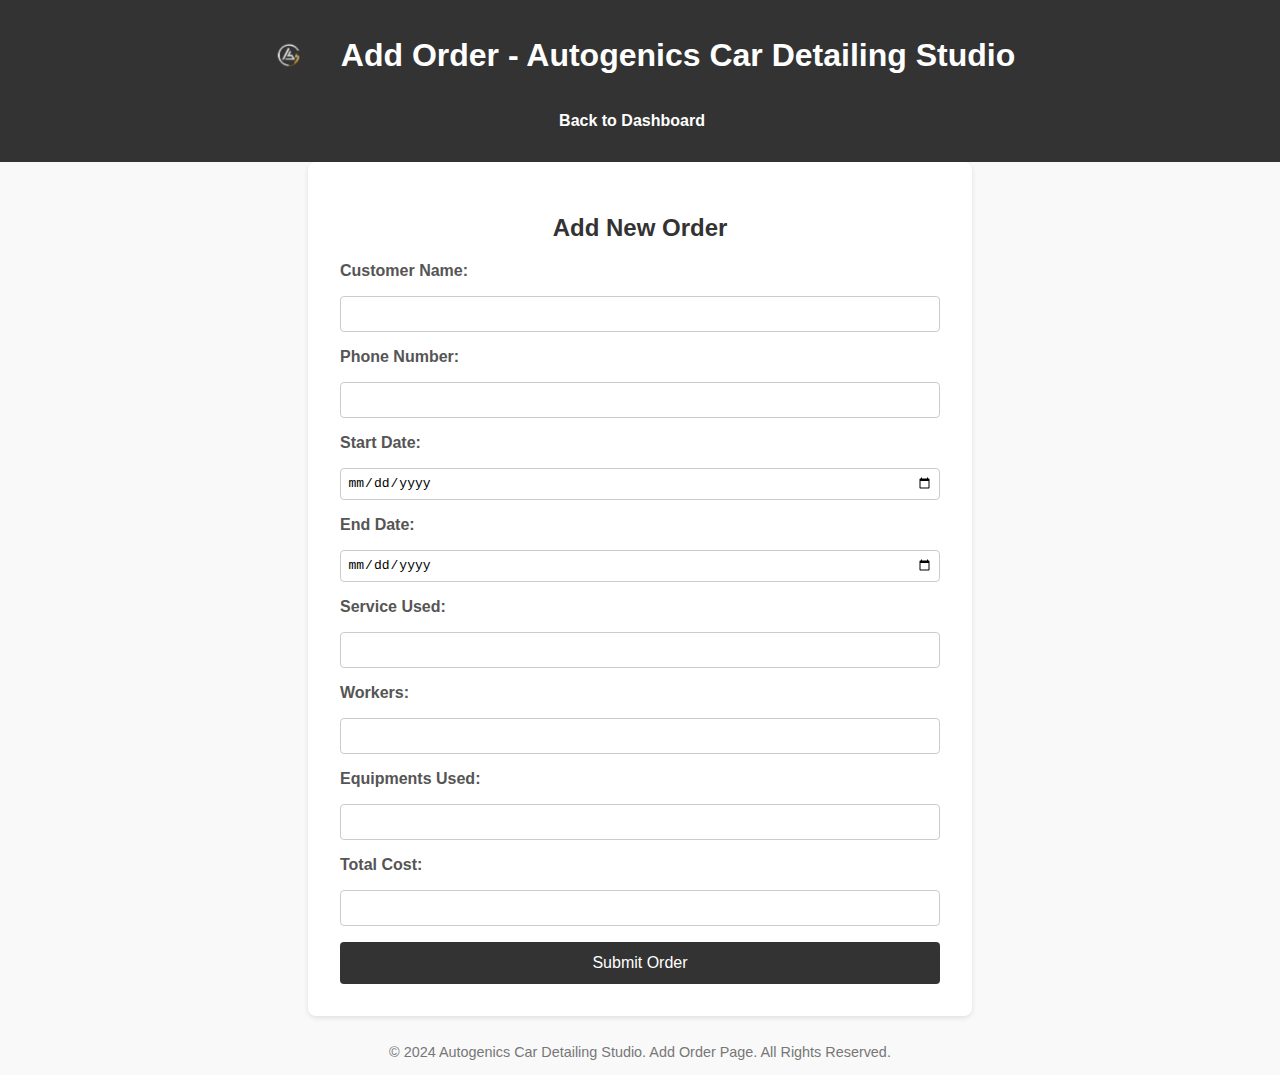
<file: add_order.html>
<!DOCTYPE html>
<html lang="en">
<head>
    <meta charset="UTF-8">
    <meta name="viewport" content="width=device-width, initial-scale=1.0">
    <title>Add Order - Autogenics</title>
    <link rel="stylesheet" href="admin.css">
    <style>
        body {
            font-family: Arial, sans-serif;
            margin: 0;
            padding: 0;
            background-color: #f9f9f9;
        }

        header {
            background-color: #333;
            color: #fff;
            padding: 1em;
            text-align: center;
        }

        header .logo-container {
            display: flex;
            align-items: center;
            justify-content: center;
            gap: 1em;
        }

        header .logo {
            max-width: 50px;
            height: auto;
        }

        nav ul {
            list-style: none;
            padding: 0;
            margin: 1em 0;
        }

        nav ul li {
            display: inline;
            margin-right: 1em;
        }

        nav ul li a {
            color: #fff;
            text-decoration: none;
            font-weight: bold;
        }

        main {
            padding: 2em;
            max-width: 600px;
            margin: auto;
            background: #fff;
            box-shadow: 0 2px 5px rgba(0, 0, 0, 0.1);
            border-radius: 8px;
        }

        h2 {
            text-align: center;
            color: #333;
        }

        form {
            display: flex;
            flex-direction: column;
            gap: 1em;
        }

        label {
            font-weight: bold;
            color: #555;
        }

        input {
            padding: 0.5em;
            font-size: 1em;
            border: 1px solid #ccc;
            border-radius: 4px;
        }

        button {
            background-color: #333;
            color: #fff;
            padding: 0.75em;
            font-size: 1em;
            border: none;
            border-radius: 4px;
            cursor: pointer;
        }

        button:hover {
            background-color: #555;
        }

        footer {
            text-align: center;
            margin-top: 2em;
            font-size: 0.9em;
            color: #777;
        }
    </style>
</head>
<body>
    <header>
        <div class="logo-container">
            <img src="logo copy.png" alt="Autogenics Logo" class="logo">
            <h1>Add Order - Autogenics Car Detailing Studio</h1>
        </div>
        <nav>
            <ul>
                <li><a href="admin.html">Back to Dashboard</a></li>
            </ul>
        </nav>
    </header>

    <main>
        <section id="add-order">
            <h2>Add New Order</h2>
            <form action="submit_order.php" method="POST">
                <label for="customer-name">Customer Name:</label>
                <input type="text" id="customer-name" name="customer_name" required>

                <label for="phone-number">Phone Number:</label>
                <input type="tel" id="phone-number" name="phone_number" required>

                <label for="start-date">Start Date:</label>
                <input type="date" id="start-date" name="start_date" required>

                <label for="end-date">End Date:</label>
                <input type="date" id="end-date" name="end_date" required>

                <label for="service-used">Service Used:</label>
                <input type="text" id="service-used" name="service_used" required>

                <label for="workers">Workers:</label>
                <input type="text" id="workers" name="workers" required>

                <label for="equipments-used">Equipments Used:</label>
                <input type="text" id="equipments-used" name="equipments_used" required>

                <label for="total-cost">Total Cost:</label>
                <input type="number" id="total-cost" name="total_cost" required>

                <button type="submit" class="submit-btn">Submit Order</button>
            </form>
        </section>
    </main>

    <footer>
        <p>&copy; 2024 Autogenics Car Detailing Studio. Add Order Page. All Rights Reserved.</p>
    </footer>
</body>
</html>
</file>
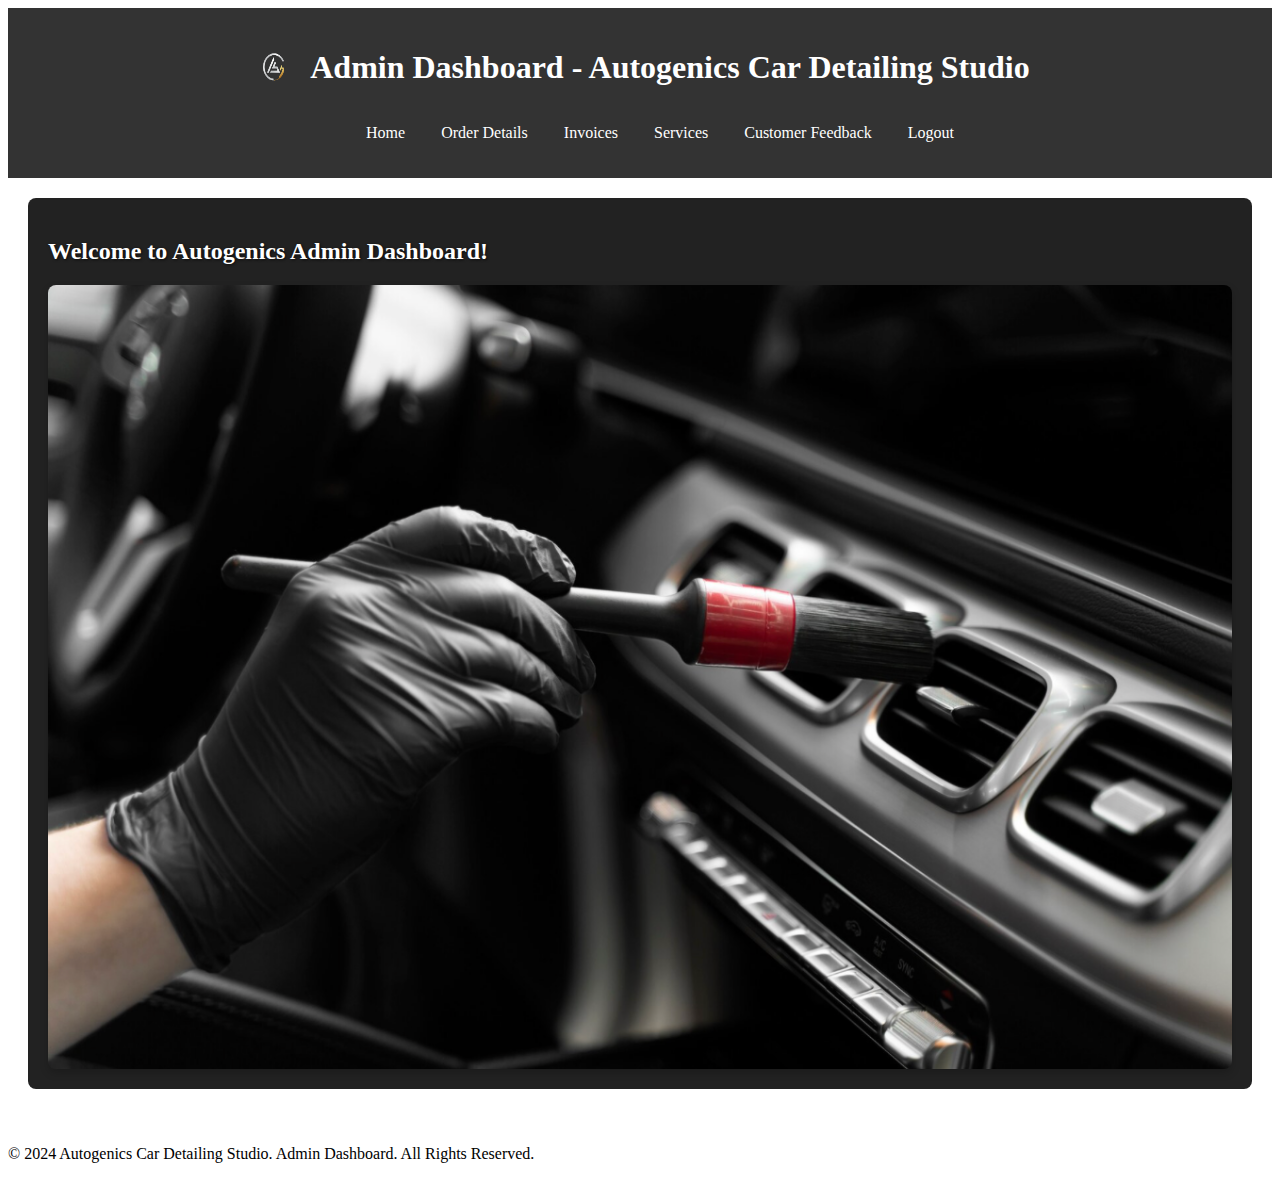
<file: admin.html>
<!DOCTYPE html>
<html lang="en">
<head>
    <meta charset="UTF-8">
    <meta name="viewport" content="width=device-width, initial-scale=1.0">
    <title>Admin Dashboard - Autogenics</title>
    <link rel="stylesheet" href="admin.css">
</head>
<body>
    <header>
        <div class="logo-container">
            <img src="logo copy.png" alt="Autogenics Logo" class="logo">
            <h1>Admin Dashboard - Autogenics Car Detailing Studio</h1>
        </div>
        <nav>
            <ul>
                <li><a href="#" id="home-link">Home</a></li>
                <li><a href="#" id="order-link">Order Details</a></li>
                <li><a href="#">Invoices</a></li>
                <li><a href="services.html">Services</a></li>
                <li><a href="#">Customer Feedback</a></li>
                <li><a href="login.html">Logout</a></li>
            </ul>
        </nav>
    </header>

    <main>
        <!-- Home Section -->
        <section id="home" class="dashboard-section" style="display: block;">
            <h2 class="welcome-heading">Welcome to Autogenics Admin Dashboard!</h2>

            <img src="Adminhome.png" alt="Welcome Image" class="welcome-image"> <!-- Add a relevant welcome image -->
        </section>

        <!-- Order Details Section -->
        <section id="order-details" class="dashboard-section" style="display: none;">
            <h2>Order Details</h2>

            <!-- Add Order Button -->
            <div class="add-order-container">
                <button class="add-order-btn" onclick="location.href='add_order.html'">Add Order</button>
            </div>
            


            <div class="orders">
                <!-- Order 1 -->
                <div class="order-summary" onclick="showOrderDetails(1)">
                    <h3>Customer: Vinit Ranade</h3>
                    <p>Service: Full Car Wash</p>
                </div>
                <div class="order-details" id="order-1">
                    <p><strong>Customer Name:</strong> Vinit Ranade</p>
                    <p><strong>Phone Number:</strong> 9876543210</p>
                    <p><strong>Start Date:</strong> 2024-11-10</p>
                    <p><strong>End Date:</strong> 2024-11-11</p>
                    <p><strong>Service Used:</strong> Full Car Wash</p>
                    <p><strong>Workers:</strong> Raju, Soham</p>
                    <p><strong>Equipments Used:</strong> Pressure Washer, Foam Cannon</p>
                    <p><strong>Total Costing:</strong> 3000/-</p>
                </div>
                <!-- Order 2 -->
                <div class="order-summary" onclick="showOrderDetails(2)">
                    <h3>Customer: Sanket Deshmukh</h3>
                    <p>Service: Interior Detailing</p>
                </div>
                <div class="order-details" id="order-2">
                    <p><strong>Customer Name:</strong> Sanket Deshmukh</p>
                    <p><strong>Phone Number:</strong> 9123456789</p>
                    <p><strong>Start Date:</strong> 2024-11-12</p>
                    <p><strong>End Date:</strong> 2024-11-12</p>
                    <p><strong>Service Used:</strong> Interior Detailing</p>
                    <p><strong>Workers:</strong>Raju, Anant</p>
                    <p><strong>Equipments Used:</strong> Vacuum Cleaner, Upholstery Cleaner</p>
                    <p><strong>Total Costing:</strong> 6800/-</p>
                </div>
                <!-- Order 3 -->
                <div class="order-summary" onclick="showOrderDetails(3)">
                    <h3>Customer: Mayuri Kulkarni</h3>
                    <p>Service: Paint Protection</p>
                </div>
                <div class="order-details" id="order-3">
                    <p><strong>Customer Name:</strong> Mayuri Kulkarni</p>
                    <p><strong>Phone Number:</strong> 9871234560</p>
                    <p><strong>Start Date:</strong> 2024-11-09</p>
                    <p><strong>End Date:</strong> 2024-11-10</p>
                    <p><strong>Service Used:</strong> Paint Protection</p>
                    <p><strong>Workers:</strong> Soham, Anant, Raju</p>
                    <p><strong>Equipments Used:</strong> Polisher, Ceramic Coating</p>
                    <p><strong>Total Costing:</strong> 12,750/- </p>
                </div>

                <!-- Order 4 -->
                <div class="order-summary" onclick="showOrderDetails(4)">
                    <h3>Customer: Ishan Mulchand</h3>
                    <p>Service: Exterior Detailing</p>
                </div>
                <div class="order-details" id="order-4">
                    <p><strong>Customer Name:</strong> Ishan Mulchand</p>
                    <p><strong>Phone Number:</strong> 9345678910</p>
                    <p><strong>Start Date:</strong> 2024-11-13</p>
                    <p><strong>End Date:</strong> 2024-11-14</p>
                    <p><strong>Service Used:</strong> Exterior Detailing</p>
                    <p><strong>Workers:</strong> Hemant , Raju</p>
                    <p><strong>Equipments Used:</strong> Wax Applicator, Polisher</p>
                    <p><strong>Total Costing:</strong> 10,000/- </p>
                </div>
            </div>
        </section>
    </main>

    <footer>
        <p>&copy; 2024 Autogenics Car Detailing Studio. Admin Dashboard. All Rights Reserved.</p>
    </footer>

    <script>
        // JavaScript to manage navigation between Home and Order Details
        const homeLink = document.getElementById('home-link');
        const orderLink = document.getElementById('order-link');
        const homeSection = document.getElementById('home');
        const orderDetailsSection = document.getElementById('order-details');

        // Event listeners for navigation
        homeLink.addEventListener('click', () => {
            homeSection.style.display = 'block';
            orderDetailsSection.style.display = 'none';
        });

        orderLink.addEventListener('click', () => {
            homeSection.style.display = 'none';
            orderDetailsSection.style.display = 'block';
        });

        // JavaScript to toggle order details visibility
        function showOrderDetails(orderId) {
            const details = document.getElementById(`order-${orderId}`);
            details.style.display = details.style.display === 'block' ? 'none' : 'block';
        }
    </script>
</body>
</html>
</file>
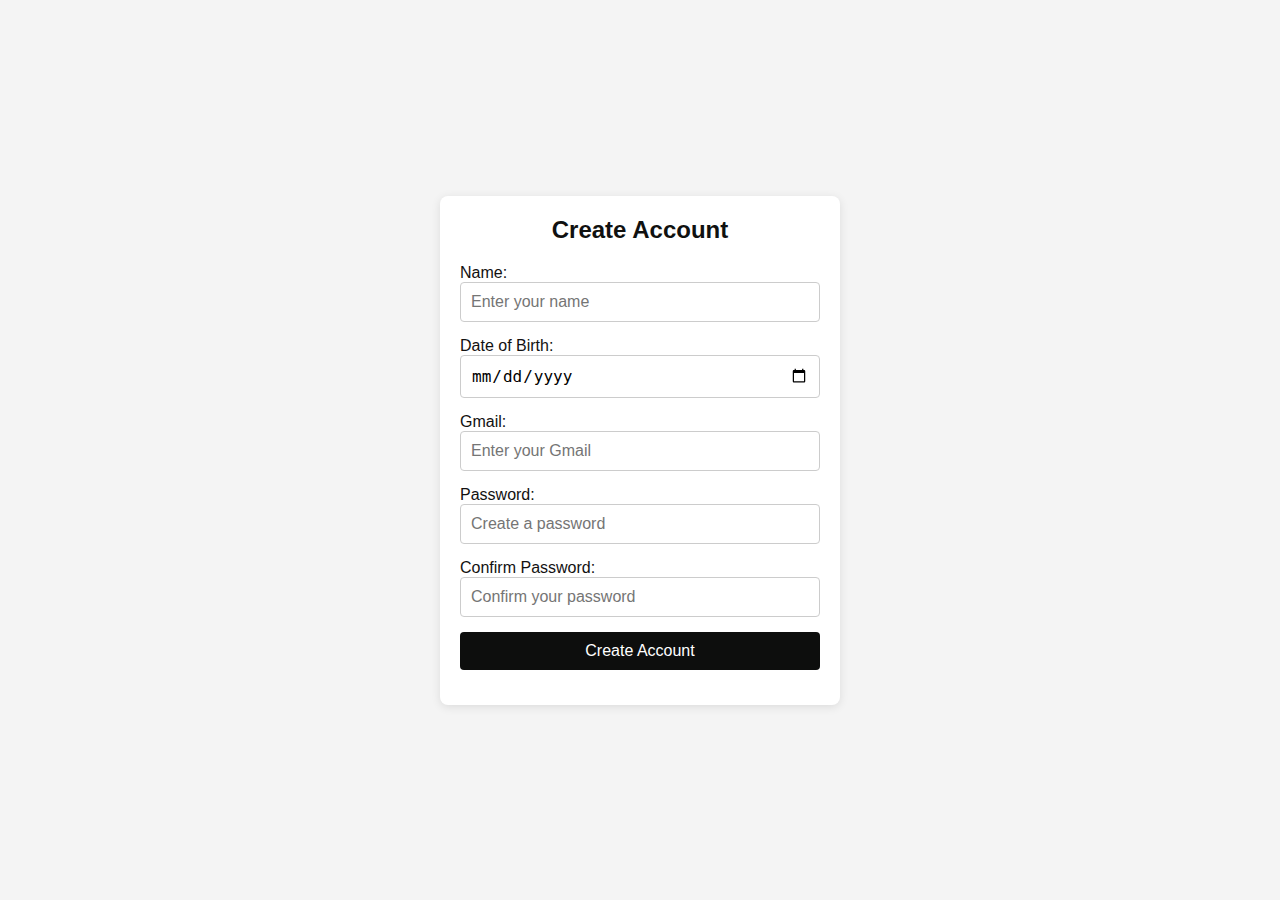
<file: create_account.html>
<!DOCTYPE html>
<html lang="en">
<head>
    <meta charset="UTF-8">
    <meta name="viewport" content="width=device-width, initial-scale=1.0">
    <title>Create Account</title>
    <link rel="stylesheet" href="create-account.css">
</head>
<body>
    <div class="create-account-container">
        <h2>Create Account</h2>
        <form id="create-account-form">
            <div class="input-group">
                <label for="name">Name:</label>
                <input type="text" id="name" name="name" placeholder="Enter your name" required>
            </div>
            <div class="input-group">
                <label for="dob">Date of Birth:</label>
                <input type="date" id="dob" name="dob" required>
            </div>
            <div class="input-group">
                <label for="email">Gmail:</label>
                <input type="email" id="email" name="email" placeholder="Enter your Gmail" required>
            </div>
            <div class="input-group">
                <label for="password">Password:</label>
                <input type="password" id="password" name="password" placeholder="Create a password" required>
            </div>
            <div class="input-group">
                <label for="confirm-password">Confirm Password:</label>
                <input type="password" id="confirm-password" name="confirm-password" placeholder="Confirm your password" required>
            </div>
            <div class="input-group">
                <button type="submit" class="create-account-submit">Create Account</button>
            </div>
            <p class="password-message" id="password-message"></p> <!-- Message container for password validation -->
        </form>
    </div>
    
    <script>
        // Password validation function
        function validatePassword(password) {
            const passwordPattern = /^(?=.*[A-Z])(?=.*\d)(?=.*[!@#$%^&*])[A-Za-z\d!@#$%^&*]{8,}$/;
            return passwordPattern.test(password);
        }

        // Form submission handling
        document.getElementById('create-account-form').addEventListener('submit', function(event) {
            event.preventDefault(); // Prevent form submission

            const password = document.getElementById('password').value;
            const confirmPassword = document.getElementById('confirm-password').value;
            const passwordMessage = document.getElementById('password-message');

            // Validate password against criteria
            if (!validatePassword(password)) {
                passwordMessage.textContent = "Password must be at least 8 characters, include at least one uppercase letter, one digit, and one special character.";
                passwordMessage.style.color = "red";
                return;
            } else if (password !== confirmPassword) {
                passwordMessage.textContent = "Passwords do not match.";
                passwordMessage.style.color = "red";
                return;
            } else {
                passwordMessage.textContent = "";
            }

            // Assuming validation passes, redirect to login.html
            window.location.href = 'login.html?signup=success';
        });
    </script>
</body>
</html>
</file>
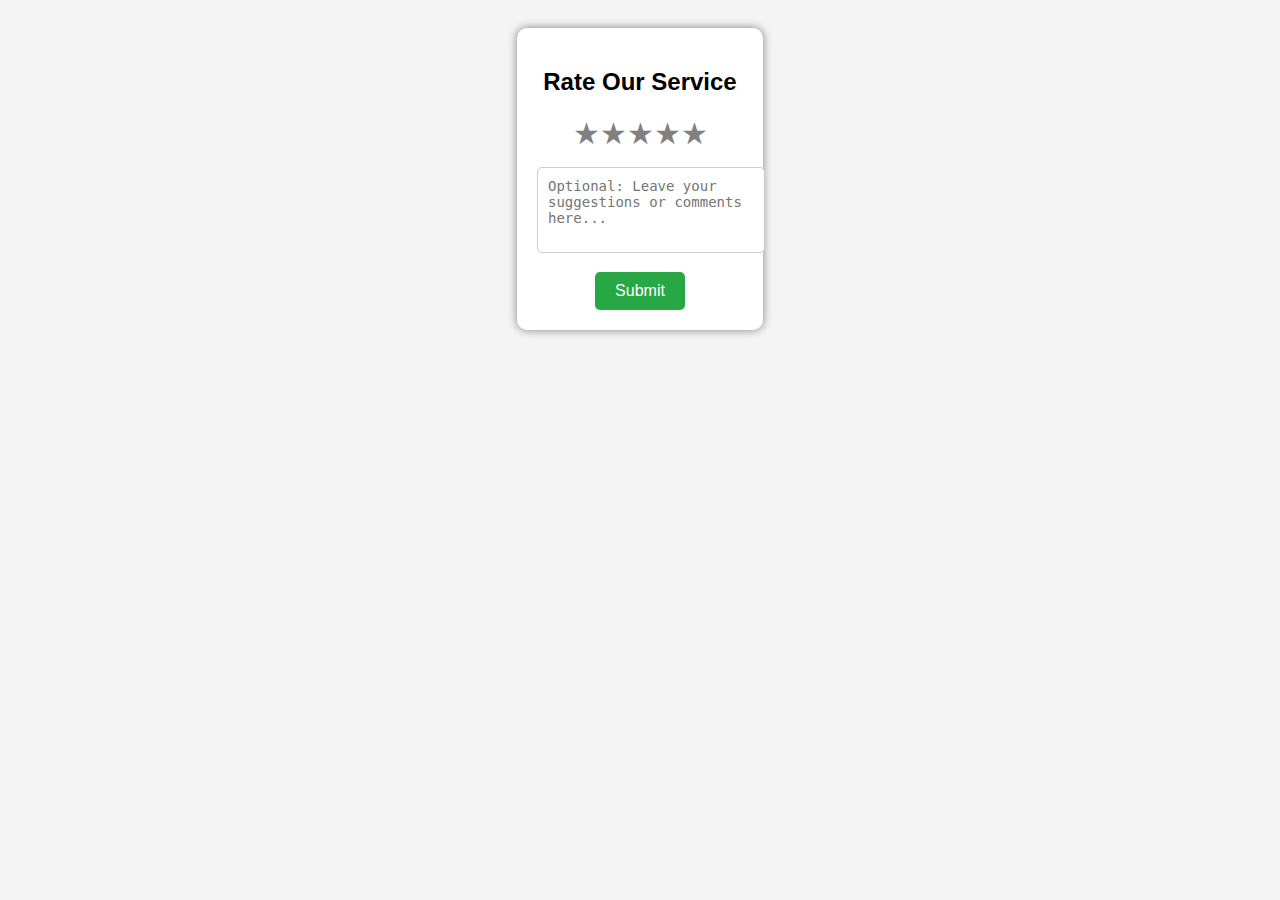
<file: customer_feedback.html>
<!DOCTYPE html>
<html lang="en">
<head>
    <meta charset="UTF-8">
    <meta name="viewport" content="width=device-width, initial-scale=1.0">
    <title>Customer Feedback</title>
    <style>
        body {
            font-family: Arial, sans-serif;
            text-align: center;
            background-color: #f4f4f4;
            padding: 20px;
        }
        .feedback-container {
            background: white;
            padding: 20px;
            border-radius: 10px;
            box-shadow: 0px 0px 10px gray;
            display: inline-block;
        }
        .stars {
            display: flex;
            justify-content: center;
            font-size: 30px;
            cursor: pointer;
        }
        .star {
            color: gray;
            transition: color 0.2s;
        }
        .star.checked {
            color: gold;
        }
        .comment-box {
            margin-top: 15px;
        }
        .comment-box textarea {
            width: 100%;
            padding: 10px;
            font-size: 14px;
            border-radius: 5px;
            border: 1px solid #ccc;
            resize: none;
        }
        .submit-btn {
            margin-top: 15px;
            padding: 10px 20px;
            font-size: 16px;
            background-color: #28a745;
            color: white;
            border: none;
            border-radius: 5px;
            cursor: pointer;
        }
        .submit-btn:hover {
            background-color: #218838;
        }
    </style>
</head>
<body>
    <div class="feedback-container">
        <h2>Rate Our Service</h2>
        <div class="stars">
            <span class="star" onclick="rateStars(1)">&#9733;</span>
            <span class="star" onclick="rateStars(2)">&#9733;</span>
            <span class="star" onclick="rateStars(3)">&#9733;</span>
            <span class="star" onclick="rateStars(4)">&#9733;</span>
            <span class="star" onclick="rateStars(5)">&#9733;</span>
        </div>
        <p id="rating-text"></p>
        <div class="comment-box">
            <textarea id="comment" placeholder="Optional: Leave your suggestions or comments here..." rows="4"></textarea>
        </div>
        <button class="submit-btn" onclick="submitFeedback()">Submit</button>
    </div>

    <script>
        function rateStars(rating) {
            let stars = document.querySelectorAll('.star');
            stars.forEach((star, index) => {
                if (index < rating) {
                    star.classList.add('checked');
                } else {
                    star.classList.remove('checked');
                }
            });
            document.getElementById("rating-text").innerText = `You rated us ${rating} stars!`;
        }

        function submitFeedback() {
            let comment = document.getElementById("comment").value;
            alert("Thank you for your feedback!" + (comment ? "\nYour comment: " + comment : ""));
        }
    </script>
</body>
</html>
</file>
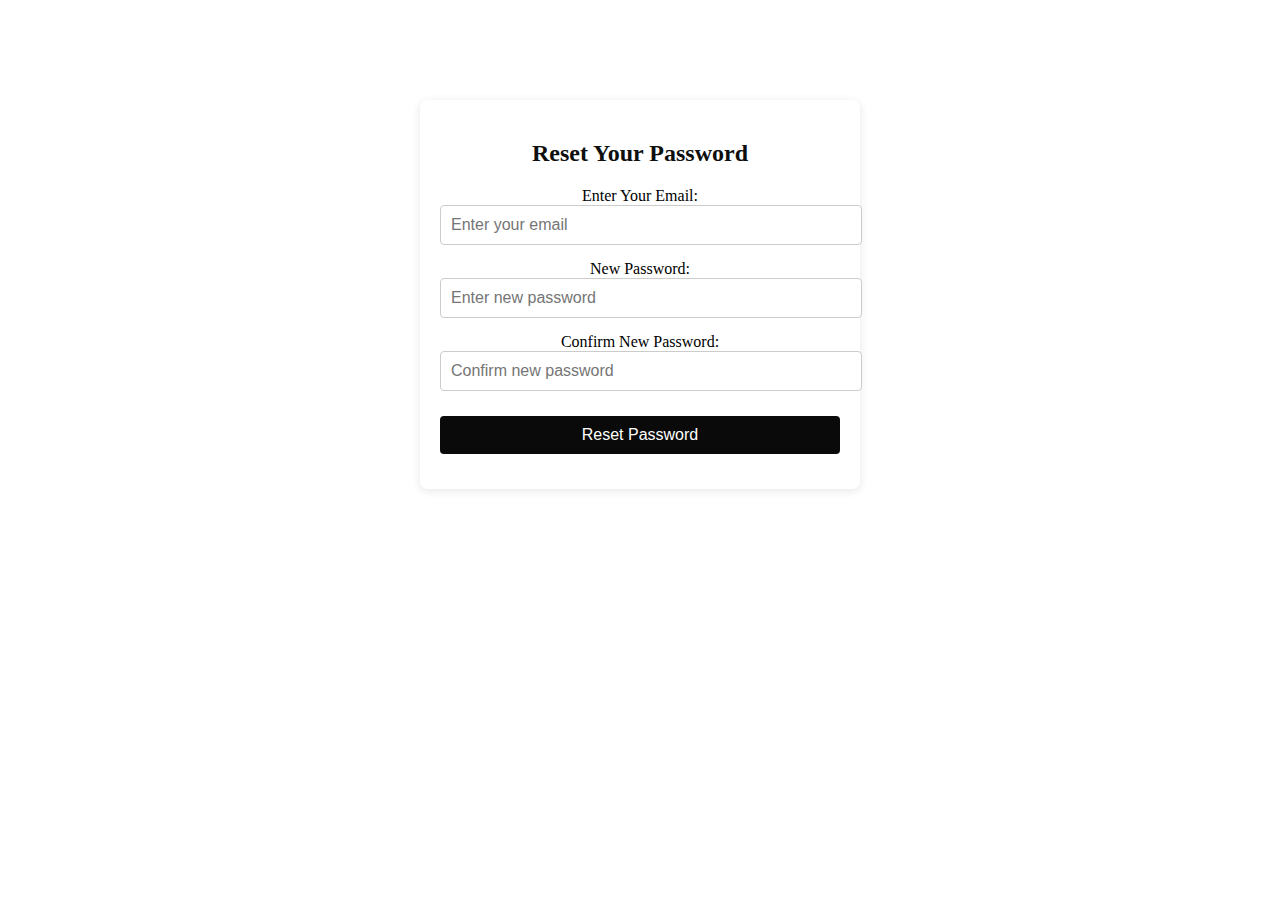
<file: forgot_password.html>
<!DOCTYPE html>
<html lang="en">
<head>
    <meta charset="UTF-8">
    <meta name="viewport" content="width=device-width, initial-scale=1.0">
    <title>Forgot Password</title>
    <link rel="stylesheet" href="forgot.css">
</head>
<body>
    <div class="forgot-password-container">
        <h2>Reset Your Password</h2>
        <form id="reset-password-form">
            <div class="input-group">
                <label for="email">Enter Your Email:</label>
                <input type="email" id="email" name="email" placeholder="Enter your email" required>
            </div>
            <div class="input-group">
                <label for="new-password">New Password:</label>
                <input type="password" id="new-password" name="new-password" placeholder="Enter new password" required>
            </div>
            <div class="input-group">
                <label for="confirm-new-password">Confirm New Password:</label>
                <input type="password" id="confirm-new-password" name="confirm-new-password" placeholder="Confirm new password" required>
            </div>
            <div class="input-group">
                <button type="submit" class="reset-password-submit">Reset Password</button>
            </div>
            <p class="password-message" id="reset-password-message"></p> <!-- Password message -->
        </form>
    </div>

    <script>
        function validatePassword(password) {
            const passwordPattern = /^(?=.*[A-Z])(?=.*\d)(?=.*[!@#$%^&*])[A-Za-z\d!@#$%^&*]{8,}$/;
            return passwordPattern.test(password);
        }

        document.getElementById("reset-password-form").addEventListener("submit", function(event) {
            event.preventDefault();

            const email = document.getElementById("email").value;
            const storedEmail = localStorage.getItem("email");
            const newPassword = document.getElementById("new-password").value;
            const confirmNewPassword = document.getElementById("confirm-new-password").value;
            const passwordMessage = document.getElementById("reset-password-message");

            if (email !== storedEmail) {
                passwordMessage.textContent = "Email does not match our records.";
                passwordMessage.style.color = "red";
                return;
            }

            if (!validatePassword(newPassword)) {
                passwordMessage.textContent = "Password must be at least 8 characters, include at least one uppercase letter, one digit, and one special character.";
                passwordMessage.style.color = "red";
                return;
            }

            if (newPassword !== confirmNewPassword) {
                passwordMessage.textContent = "Passwords do not match.";
                passwordMessage.style.color = "red";
                return;
            }

            localStorage.setItem("password", newPassword);
            passwordMessage.textContent = "Password reset successfully!";
            passwordMessage.style.color = "green";

            setTimeout(function() {
                window.location.href = "login.html";
            }, 2000);
        });
    </script>
</body>
</html>
</file>
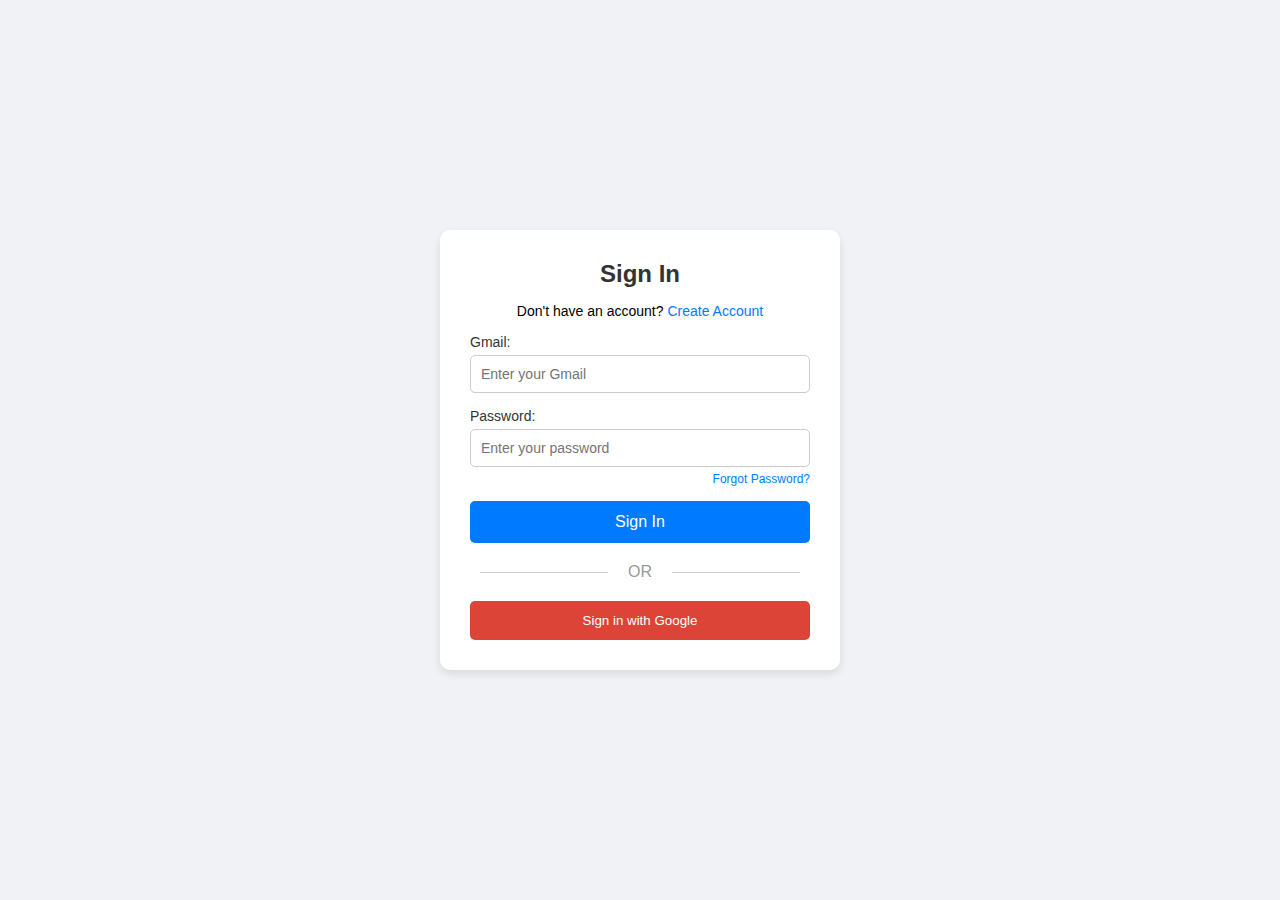
<file: login.html>
<!--
<!DOCTYPE html>
<html lang="en">
<head>
    <meta charset="UTF-8">
    <meta name="viewport" content="width=device-width, initial-scale=1.0">
    <title>Login Page</title>
    <link rel="stylesheet" href="log.css">
</head>
<body>
    <div class="login-container">
        <h2>Sign In</h2>
        <p class="account-text">Don't have an account? <a href="create_account.html">Create Account</a></p>
        
        <form id="login-form">
            <div class="input-group">
                <label for="email">Gmail:</label>
                <input type="email" id="email" name="email" placeholder="Enter your Gmail" required>
            </div>
            <div class="input-group">
                <label for="password">Password:</label>
                <input type="password" id="password" name="password" placeholder="Enter your password" required>
                <a href="forgot_password.html" class="forgot-password">Forgot Password?</a>
            </div>
            
            <div class="input-group">
                <button type="submit" class="login-submit">Sign In</button>
            </div>
            <div class="or-separator">
                <span>OR</span>
            </div>
            <div class="google-signup">
                <button type="button" class="google-btn">Sign in with Google</button>
            </div>
        </form>
    </div>
    
    <script>
        // JavaScript for handling the login form
        const loginForm = document.getElementById('login-form');

        loginForm.addEventListener('submit', function(event) {
            event.preventDefault(); // Prevent form submission

            // Retrieve form values
            const email = document.getElementById('email').value;
            const password = document.getElementById('password').value;

            // Check credentials
            if (email === 'admin12@gmail.com' && password === 'Radhe2003') {
                sessionStorage.setItem('isLoggedIn', 'true');
                sessionStorage.setItem('userType', 'admin');
                window.location.href = 'admin.html'; // Redirect to admin dashboard
            } else if (email && password) {
                sessionStorage.setItem('isLoggedIn', 'true');
                sessionStorage.setItem('userType', 'customer');
                window.location.href = 'index.html'; // Redirect to customer homepage
            } else {
                alert('Invalid credentials. Please try again.');
            }
        });
    </script>
</body>
</html>
-->

<!DOCTYPE html>
<html lang="en">
<head>
    <meta charset="UTF-8">
    <meta name="viewport" content="width=device-width, initial-scale=1.0">
    <title>Login Page</title>
    <link rel="stylesheet" href="log.css">
</head>
<body>
    <div class="login-container">
        <h2>Sign In</h2>
        <p class="account-text">Don't have an account? <a href="create_account.html">Create Account</a></p>
        
        <form id="login-form">
            <div class="input-group">
                <label for="email">Gmail:</label>
                <input type="email" id="email" name="email" placeholder="Enter your Gmail" required>
            </div>
            <div class="input-group">
                <label for="password">Password:</label>
                <input type="password" id="password" name="password" placeholder="Enter your password" required>
                <a href="forgot_password.html" class="forgot-password">Forgot Password?</a>
            </div>
            
            <div class="input-group">
                <button type="submit" class="login-submit">Sign In</button>
            </div>
            <div class="or-separator">
                <span>OR</span>
            </div>
            <div class="google-signup">
                <button type="button" class="google-btn">Sign in with Google</button>
            </div>
        </form>
    </div>
    
    <script>
        // Simulated database of users
        const users = [
            { email: "admin12@gmail.com", password: "Radhe2003", type: "admin" },
            { email: "customer@example.com", password: "customer123", type: "customer" }
        ];

        document.getElementById('login-form').addEventListener('submit', function(event) {
            event.preventDefault();

            const email = document.getElementById('email').value;
            const password = document.getElementById('password').value;
            
            // Find user in database
            const user = users.find(user => user.email === email);

            if (!user) {
                alert("No account found with this email. Please create an account.");
                return;
            }

            if (user.password === password) {
                sessionStorage.setItem('isLoggedIn', 'true');
                sessionStorage.setItem('userType', user.type);
                window.location.href = user.type === "admin" ? "admin.html" : "index.html";
            } else {
                alert("Invalid password. Please try again.");
            }
        });
    </script>
</body>
</html>
</file>
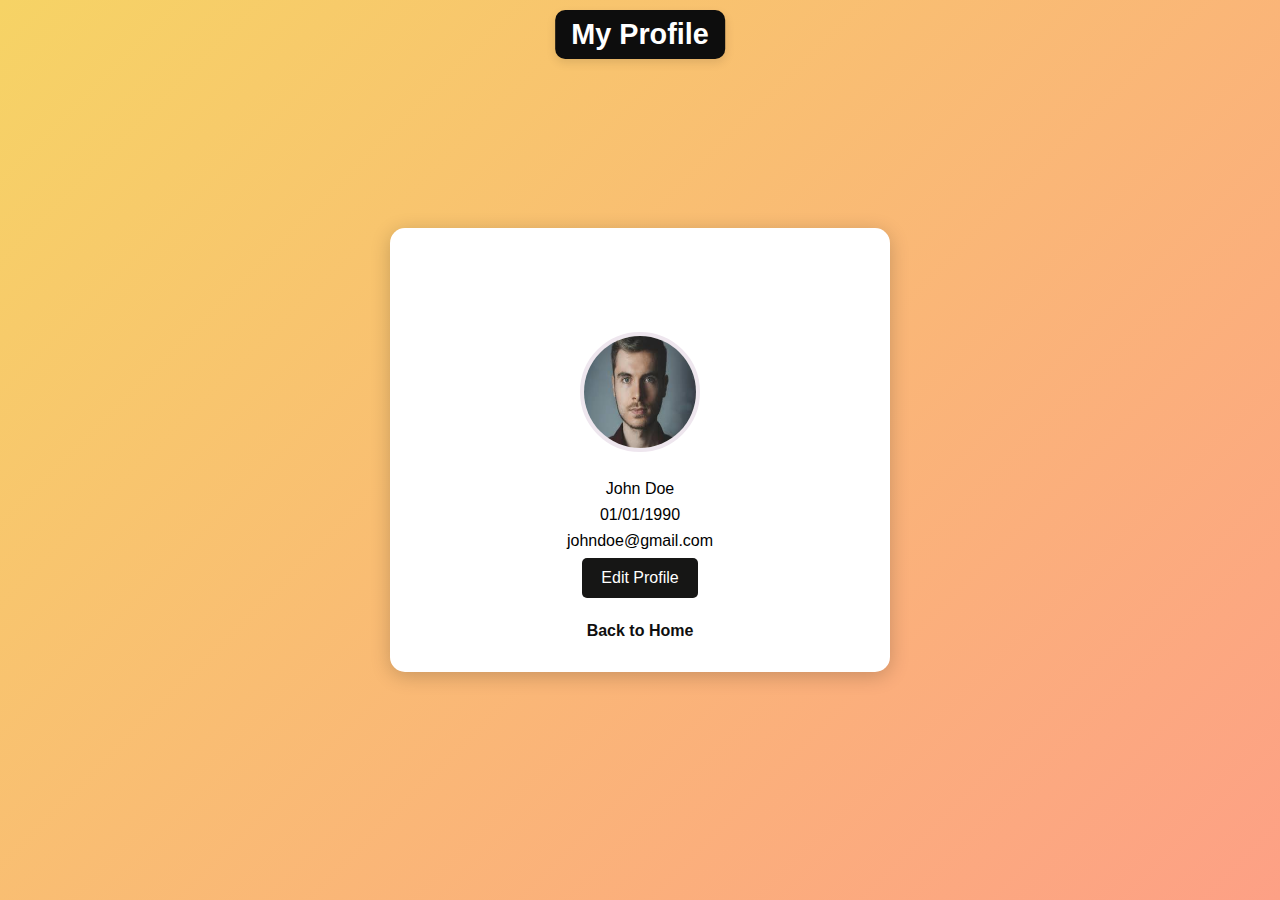
<file: profile.html>
<!--<!DOCTYPE html>
<html lang="en">
<head>
    <meta charset="UTF-8">
    <meta name="viewport" content="width=device-width, initial-scale=1.0">
    <title>My Profile</title>
    <link rel="stylesheet" href="profile.css">
</head>
<body>
    <div class="profile-header">
        <h1>My Profile</h1>
    </div>
    <div class="profile-container">
        <div class="profile-card">
            <img src="profileimage.jpeg" alt="Profile Picture" class="profile-pic"> 
            <div class="profile-info">
                <h2>John Doe</h2> 
                <p><strong>Date of Birth:</strong> 01/01/1990</p> 
                <p><strong>Email:</strong> johndoe@gmail.com</p> 
            </div>
            <button class="edit-profile-btn">Edit Profile</button>
        </div>
        <a href="index.html" class="back-link">Back to Home</a>
    </div>
</body>
</html> -->
<!DOCTYPE html>
<html lang="en">
<head>
    <meta charset="UTF-8">
    <meta name="viewport" content="width=device-width, initial-scale=1.0">
    <title>My Profile</title>
    <link rel="stylesheet" href="profile.css">
    <script>
        function toggleEditMode() {
            const inputs = document.querySelectorAll(".editable");
            const button = document.getElementById("edit-btn");
            
            if (button.innerText === "Edit Profile") {
                inputs.forEach(input => {
                    input.removeAttribute("readonly");
                    input.classList.add("editing");
                });
                button.innerText = "Save";
            } else {
                const profileData = {};
                inputs.forEach(input => {
                    input.setAttribute("readonly", "true");
                    input.classList.remove("editing");
                    profileData[input.name] = input.value;
                });
                localStorage.setItem("profileData", JSON.stringify(profileData));
                button.innerText = "Edit Profile";
            }
        }

        function loadProfileData() {
            const savedData = localStorage.getItem("profileData");
            if (savedData) {
                const profileData = JSON.parse(savedData);
                document.querySelector("input[name='name']").value = profileData.name || "";
                document.querySelector("input[name='dob']").value = profileData.dob || "";
                document.querySelector("input[name='email']").value = profileData.email || "";
            }
        }

        window.onload = loadProfileData;
    </script>
</head>
<body>
    <div class="profile-header">
        <h1>My Profile</h1>
    </div>
    <div class="profile-container">
        <div class="profile-card">
            <img src="profileimage.jpeg" alt="Profile Picture" class="profile-pic"> 
            <div class="profile-info">
                <input type="text" class="editable" name="name" value="John Doe" readonly>
                <input type="text" class="editable" name="dob" value="01/01/1990" readonly>
                <input type="email" class="editable" name="email" value="johndoe@gmail.com" readonly>
            </div>
            <button id="edit-btn" class="edit-profile-btn" onclick="toggleEditMode()">Edit Profile</button>
        </div>
        <a href="index.html" class="back-link">Back to Home</a>
    </div>
</body>
</html>
</file>
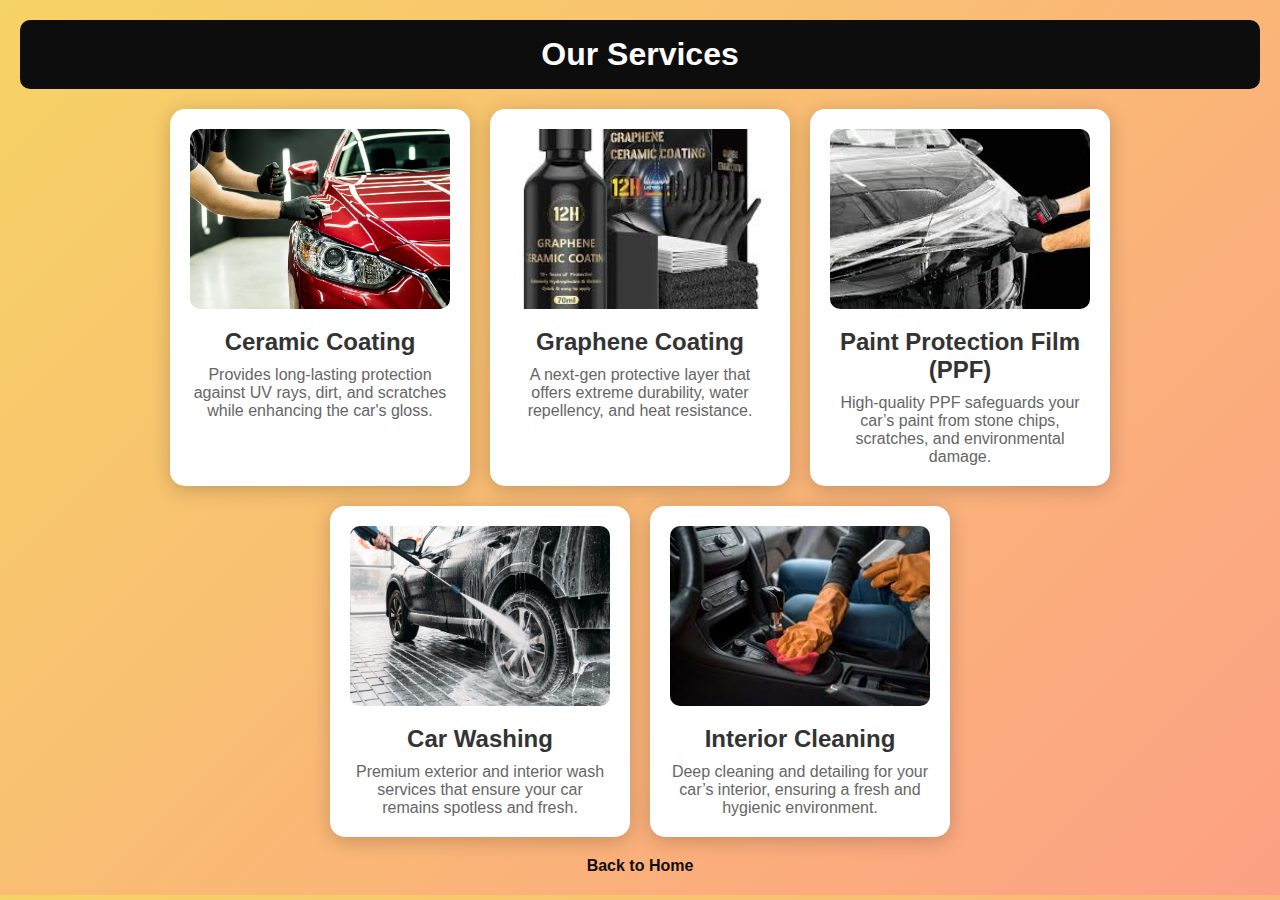
<file: services.html>
<!DOCTYPE html>
<html lang="en">
<head>
    <meta charset="UTF-8">
    <meta name="viewport" content="width=device-width, initial-scale=1.0">
    <title>Our Services - Autogenics Detailing Studio</title>
    <link rel="stylesheet" href="services.css">
</head>
<body>
    <header>
        <h1>Our Services</h1>
    </header>

    <div class="services-container">
        <div class="service-card">
            <img src="ceramiccoating.avif" alt="Ceramic Coating">
            <h2>Ceramic Coating</h2>
            <p>Provides long-lasting protection against UV rays, dirt, and scratches while enhancing the car's gloss.</p>
        </div>

        <div class="service-card">
            <img src="graphene-coating.jpeg" alt="Graphene Coating">
            <h2>Graphene Coating</h2>
            <p>A next-gen protective layer that offers extreme durability, water repellency, and heat resistance.</p>
        </div>

        <div class="service-card">
            <img src="ppf.jpeg" alt="Paint Protection Film">
            <h2>Paint Protection Film (PPF)</h2>
            <p>High-quality PPF safeguards your car’s paint from stone chips, scratches, and environmental damage.</p>
        </div>

        <div class="service-card">
            <img src="car-wash.jpg" alt="Car Washing">
            <h2>Car Washing</h2>
            <p>Premium exterior and interior wash services that ensure your car remains spotless and fresh.</p>
        </div>

        <div class="service-card">
            <img src="interior-cleaning.jpeg" alt="Interior Cleaning">
            <h2>Interior Cleaning</h2>
            <p>Deep cleaning and detailing for your car’s interior, ensuring a fresh and hygienic environment.</p>
        </div>
    </div>

    <a href="index.html" class="back-link">Back to Home</a>
</body>
</html>
</file>
<file: admin.css>
/* Header Styling */
header {
    background-color: #333;
    color: #fff;
    padding: 20px;
    text-align: center;
}

.logo-container {
    display: flex;
    align-items: center;
    justify-content: center;
}

.logo {
    width: 50px;
    height: 50px;
    margin-right: 10px;
}

nav ul {
    list-style: none;
    display: flex;
    justify-content: center;
    gap: 20px;
}
.welcome-heading {
    color: white;
    text-shadow: 1px 1px 3px rgba(0, 0, 0, 0.7); 
}

.welcome-image {
    max-width: 100%; 
    height: auto;   
    display: block;  
    margin: 0 auto;
    border-radius: 8px;
    box-shadow: 0 4px 8px rgba(0, 0, 0, 0.2);
}
nav ul li a {
    color: #fff;
    text-decoration: none;
    padding: 8px;
    transition: background-color 0.3s;
}

nav ul li a:hover {
    background-color: hsl(0, 45%, 91%);
}

/* Main Section Styling */
main {
    padding: 20px;
    text-align: left;
}

.dashboard-section {
    padding: 20px;
    border-radius: 8px;
    background-color: #222;
    margin-bottom: 20px;
}

#order-details h2 {
    color: #fff; 
    text-align: center;
    margin-bottom: 20px;
}

.orders .order-summary {
    padding: 10px;
    background-color: hsl(0, 19%, 94%);
    margin-bottom: 10px;
    cursor: pointer;
    border-radius: 5px;
}

.orders .order-summary:hover {
    background-color: hsl(0, 23%, 91%);
}

.orders .order-details {
    display: none;
    padding: 10px;
    background-color: hsl(0, 27%, 94%);
    border-radius: 5px;
    margin-top: 5px;
    font-size: 14px;
}
/* Container for the Add Order button */
.add-order-container {
    text-align: right; /* Aligns the button to the right */
    margin-bottom: 20px; /* Adds some space below the button */
}

/* Style for the Add Order button */
.add-order-btn {
    background-color: hsl(1, 39%, 49%); /* Green background */
    color: white;
    padding: 10px 20px;
    border: none;
    border-radius: 5px;
    font-size: 16px;
    cursor: pointer;
    transition: background-color 0.3s ease;
}

.add-order-btn:hover {
    background-color: hsl(0, 40%, 45%); /* Darker green on hover */
}
</file>
<file: forgot.css>
/* Forgot Password Container */
.forgot-password-container {
    background-color: #ffffff;
    border-radius: 8px;
    box-shadow: 0 2px 10px rgba(0, 0, 0, 0.1);
    padding: 20px;
    width: 400px;
    margin: auto;
    margin-top: 100px;
    text-align: center;
}

h2 {
    color: #0e0f0e;
}

.input-group {
    margin-bottom: 15px;
}

input[type="email"],
input[type="password"] {
    width: 100%;
    padding: 10px;
    border: 1px solid #ccc;
    border-radius: 4px;
    font-size: 16px;
}

.reset-password-submit {
    background-color: #090a09;
    color: white;
    border: none;
    padding: 10px;
    width: 100%;
    font-size: 16px;
    border-radius: 4px;
    cursor: pointer;
    margin-top: 10px;
}

.reset-password-submit:hover {
    background-color: #0e0f0e;
}

.password-message {
    font-size: 14px;
    margin-top: 10px;
}
</file>
<file: log.css>
/** {
    margin: 0;
    padding: 0;
    box-sizing: border-box;
}


body {
    font-family: Arial, sans-serif;
    background-color: #f0f2f5;
    display: flex;
    justify-content: center;
    align-items: center;
    height: 100vh;
}


.login-container {
    width: 100%;
    max-width: 400px;
    margin: 0 auto;
    padding: 30px;
    background-color: #fff;
    border-radius: 10px;
    box-shadow: 0 4px 6px rgba(246, 241, 241, 0.1);
    text-align: center;
}


.login-container h2 {
    margin-bottom: 20px;
    font-size: 24px;
    color: #f6eeee;
}


.input-group {
    margin-bottom: 15px;
    text-align: left;
}

.input-group label {
    display: block;
    margin-bottom: 5px;
    font-size: 14px;
    color: #333;
}

.input-group input {
    width: 100%;
    padding: 10px;
    border: 1px solid #ccc;
    border-radius: 5px;
    font-size: 14px;
}


.login-submit {
    width: 100%;
    padding: 12px;
    background-color: #007bff;
    color: #fff;
    border: none;
    border-radius: 5px;
    font-size: 16px;
    cursor: pointer;
    transition: background-color 0.3s ease;
    margin-top: 10px;
}

.login-submit:hover {
    background-color: #0056b3;
}


.or-separator {
    display: flex;
    align-items: center;
    justify-content: center;
    margin: 20px 0;
}

.or-separator span {
    background-color: #fff;
    padding: 0 10px;
    color: #999;
}

.or-separator::before,
.or-separator::after {
    content: '';
    flex: 1;
    height: 1px;
    background-color: #ccc;
    margin: 0 10px;
}


.google-btn {
    width: 100%;
    padding: 10px;
    background-color: #db4437;
    color: #fff;
    border: none;
    border-radius: 5px;
    cursor: pointer;
    transition: background-color 0.3s;
}

.google-btn:hover {
    background-color: #c33d2f;
}


@media (max-width: 480px) {
    .login-container {
        width: 90%;
        padding: 20px;
    }
} 
*/
/* Reset */
* {
    margin: 0;
    padding: 0;
    box-sizing: border-box;
}

/* Body Styling */
body {
    font-family: 'Arial', sans-serif;
    background-color: #f0f2f5;
    display: flex;
    justify-content: center;
    align-items: center;
    height: 100vh;
}

/* Login Container */
.login-container {
    width: 100%;
    max-width: 400px;
    background: white;
    padding: 30px;
    border-radius: 10px;
    box-shadow: 0 4px 8px rgba(0, 0, 0, 0.1);
    text-align: center;
}

/* Heading */
.login-container h2 {
    color: #333;
    margin-bottom: 15px;
    font-size: 24px;
}

/* Account Text */
.account-text {
    font-size: 14px;
    margin-bottom: 15px;
}

.account-text a {
    color: #007bff;
    text-decoration: none;
}

.account-text a:hover {
    text-decoration: underline;
}

/* Input Fields */
.input-group {
    margin-bottom: 15px;
    text-align: left;
}

.input-group label {
    display: block;
    font-size: 14px;
    color: #333;
    margin-bottom: 5px;
}

.input-group input {
    width: 100%;
    padding: 10px;
    border: 1px solid #ccc;
    border-radius: 5px;
    font-size: 14px;
}

/* Forgot Password */
.forgot-password {
    display: block;
    text-align: right;
    font-size: 12px;
    margin-top: 5px;
    color: #007bff;
    text-decoration: none;
}

.forgot-password:hover {
    text-decoration: underline;
}

/* Sign In Button */
.login-submit {
    width: 100%;
    padding: 12px;
    background-color: #007bff;
    color: white;
    border: none;
    border-radius: 5px;
    font-size: 16px;
    cursor: pointer;
    transition: 0.3s;
}

.login-submit:hover {
    background-color: #0056b3;
}

/* OR Separator */
.or-separator {
    display: flex;
    align-items: center;
    justify-content: center;
    margin: 20px 0;
}

.or-separator span {
    background: white;
    padding: 0 10px;
    color: #999;
}

.or-separator::before,
.or-separator::after {
    content: '';
    flex: 1;
    height: 1px;
    background: #ccc;
    margin: 0 10px;
}

/* Google Sign-In Button */
.google-btn {
    width: 100%;
    padding: 12px;
    background: #db4437;
    color: white;
    border: none;
    border-radius: 5px;
    cursor: pointer;
    transition: 0.3s;
}

.google-btn:hover {
    background: #c33d2f;
}

/* Responsive Design */
@media (max-width: 480px) {
    .login-container {
        width: 90%;
        padding: 20px;
    }
}
</file>
<file: create-account.css>
/* Basic Reset */
* {
    box-sizing: border-box;
    margin: 0;
    padding: 0;
}

body {
    font-family: Arial, sans-serif;
    background-color: #f4f4f4;
    color: #121111;
    display: flex;
    justify-content: center;
    align-items: center;
    height: 100vh;
}

.create-account-container {
    background-color: #ffffff;
    border-radius: 8px;
    box-shadow: 0 2px 10px rgba(0, 0, 0, 0.1);
    padding: 20px;
    width: 400px;
}

h2 {
    text-align: center;
    margin-bottom: 20px;
    color: #101110; /* Green color for the heading */
}

.input-group {
    margin-bottom: 15px;
}

.label {
    display: block;
    margin-bottom: 5px;
    font-weight: bold;
}

input[type="text"],
input[type="date"],
input[type="email"],
input[type="password"] {
    width: 100%;
    padding: 10px;
    border: 1px solid #ccc;
    border-radius: 4px;
    font-size: 16px;
}

input[type="text"]:focus,
input[type="date"]:focus,
input[type="email"]:focus,
input[type="password"]:focus {
    border-color: #111111; /* Change border color on focus */
    outline: none;
}

.create-account-submit {
    background-color: #0d0e0d; /* Green background */
    color: white;
    border: none;
    padding: 10px;
    width: 100%;
    font-size: 16px;
    border-radius: 4px;
    cursor: pointer;
}

.create-account-submit:hover {
    background-color: #0f100f; /* Darker green on hover */
}

.password-message {
    text-align: center;
    margin-top: 10px;
    font-size: 14px;
}
</file>
<file: profile.css>
/* Basic Reset */
* {
    margin: 0;
    padding: 0;
    box-sizing: border-box;
}

body {
    font-family: 'Arial', sans-serif;
    background: linear-gradient(135deg, #f6d365 0%, #fda085 100%);
    display: flex;
    justify-content: center;
    align-items: center;
    min-height: 100vh;
    color: #333;
}

/* Profile Container */
.profile-container {
    background-color: #fff;
    border-radius: 15px;
    box-shadow: 0px 4px 20px rgba(0, 0, 0, 0.2);
    padding: 2rem;
    max-width: 500px;
    width: 90%;
    text-align: center;
    position: relative;
}

/* Profile Header */
.profile-header {
    position: absolute;
    top: 10px; /* Adjusted this value to shift the header down */
    left: 50%;
    transform: translateX(-50%);
    background-color: #0d0d0d;
    padding: 0.5rem 1rem;
    border-radius: 10px;
    box-shadow: 0px 4px 10px rgba(0, 0, 0, 0.1);
}

.profile-header h1 {
    font-size: 1.8rem;
    color: #fff;
    margin: 0;
}

/* Profile Card */
.profile-card {
    margin-top: 3.5rem; /* Slightly increased margin to maintain spacing with the shifted header */
    padding-top: 1rem;
}

.profile-pic {
    width: 120px;
    height: 120px;
    border-radius: 50%;
    border: 4px solid #eee6ee;
    margin-bottom: 1rem;
}

.profile-info h2 {
    font-size: 1.8rem;
    color: #333;
    margin-bottom: 0.5rem;
}

.profile-info p {
    font-size: 1rem;
    color: #666;
    margin-bottom: 0.5rem;
}

/* Edit Profile Button */
.edit-profile-btn {
    background-color: #161615;
    color: #fff;
    border: none;
    border-radius: 5px;
    padding: 0.7rem 1.2rem;
    font-size: 1rem;
    cursor: pointer;
    transition: background-color 0.3s ease;
}

.edit-profile-btn:hover {
    background-color: #f0efea;
}

/* Back to Home Link */
.back-link {
    display: inline-block;
    margin-top: 1.5rem;
    color: #0f0f0f;
    text-decoration: none;
    font-weight: bold;
    font-size: 1rem;
}

.back-link:hover {
    text-decoration: underline;
}


    .editable {
        border: none;
        background: transparent;
        text-align: center;
        font-size: 1rem;
        width: 100%;
        display: block;
        margin: 0.5rem 0;
    }

    .editable:focus {
        outline: none;
    }

    .editing {
        border-bottom: 1px solid #333;
        background: #f0f0f0;
    }
</file>
<file: services.css>
/* Basic Reset */
* {
    margin: 0;
    padding: 0;
    box-sizing: border-box;
}

body {
    font-family: 'Arial', sans-serif;
    background: linear-gradient(135deg, #f6d365 0%, #fda085 100%);
    text-align: center;
    color: #333;
    padding: 20px;
}

header {
    background-color: #0d0d0d;
    padding: 1rem;
    border-radius: 10px;
    margin-bottom: 20px;
}

header h1 {
    color: #fff;
    font-size: 2rem;
}

.services-container {
    display: flex;
    flex-wrap: wrap;
    justify-content: center;
    gap: 20px;
    margin-top: 20px;
}

.service-card {
    background-color: #fff;
    border-radius: 15px;
    box-shadow: 0px 4px 20px rgba(0, 0, 0, 0.2);
    padding: 20px;
    width: 300px;
    text-align: center;
    transition: transform 0.3s ease-in-out;
}

.service-card:hover {
    transform: scale(1.05);
}

.service-card img {
    width: 100%;
    border-radius: 10px;
    height: 180px;
    object-fit: cover;
    margin-bottom: 15px;
}

.service-card h2 {
    font-size: 1.5rem;
    color: #333;
    margin-bottom: 10px;
}

.service-card p {
    font-size: 1rem;
    color: #666;
}

.back-link {
    display: inline-block;
    margin-top: 20px;
    color: #0f0f0f;
    text-decoration: none;
    font-weight: bold;
    font-size: 1rem;
}

.back-link:hover {
    text-decoration: underline;
}
</file>
